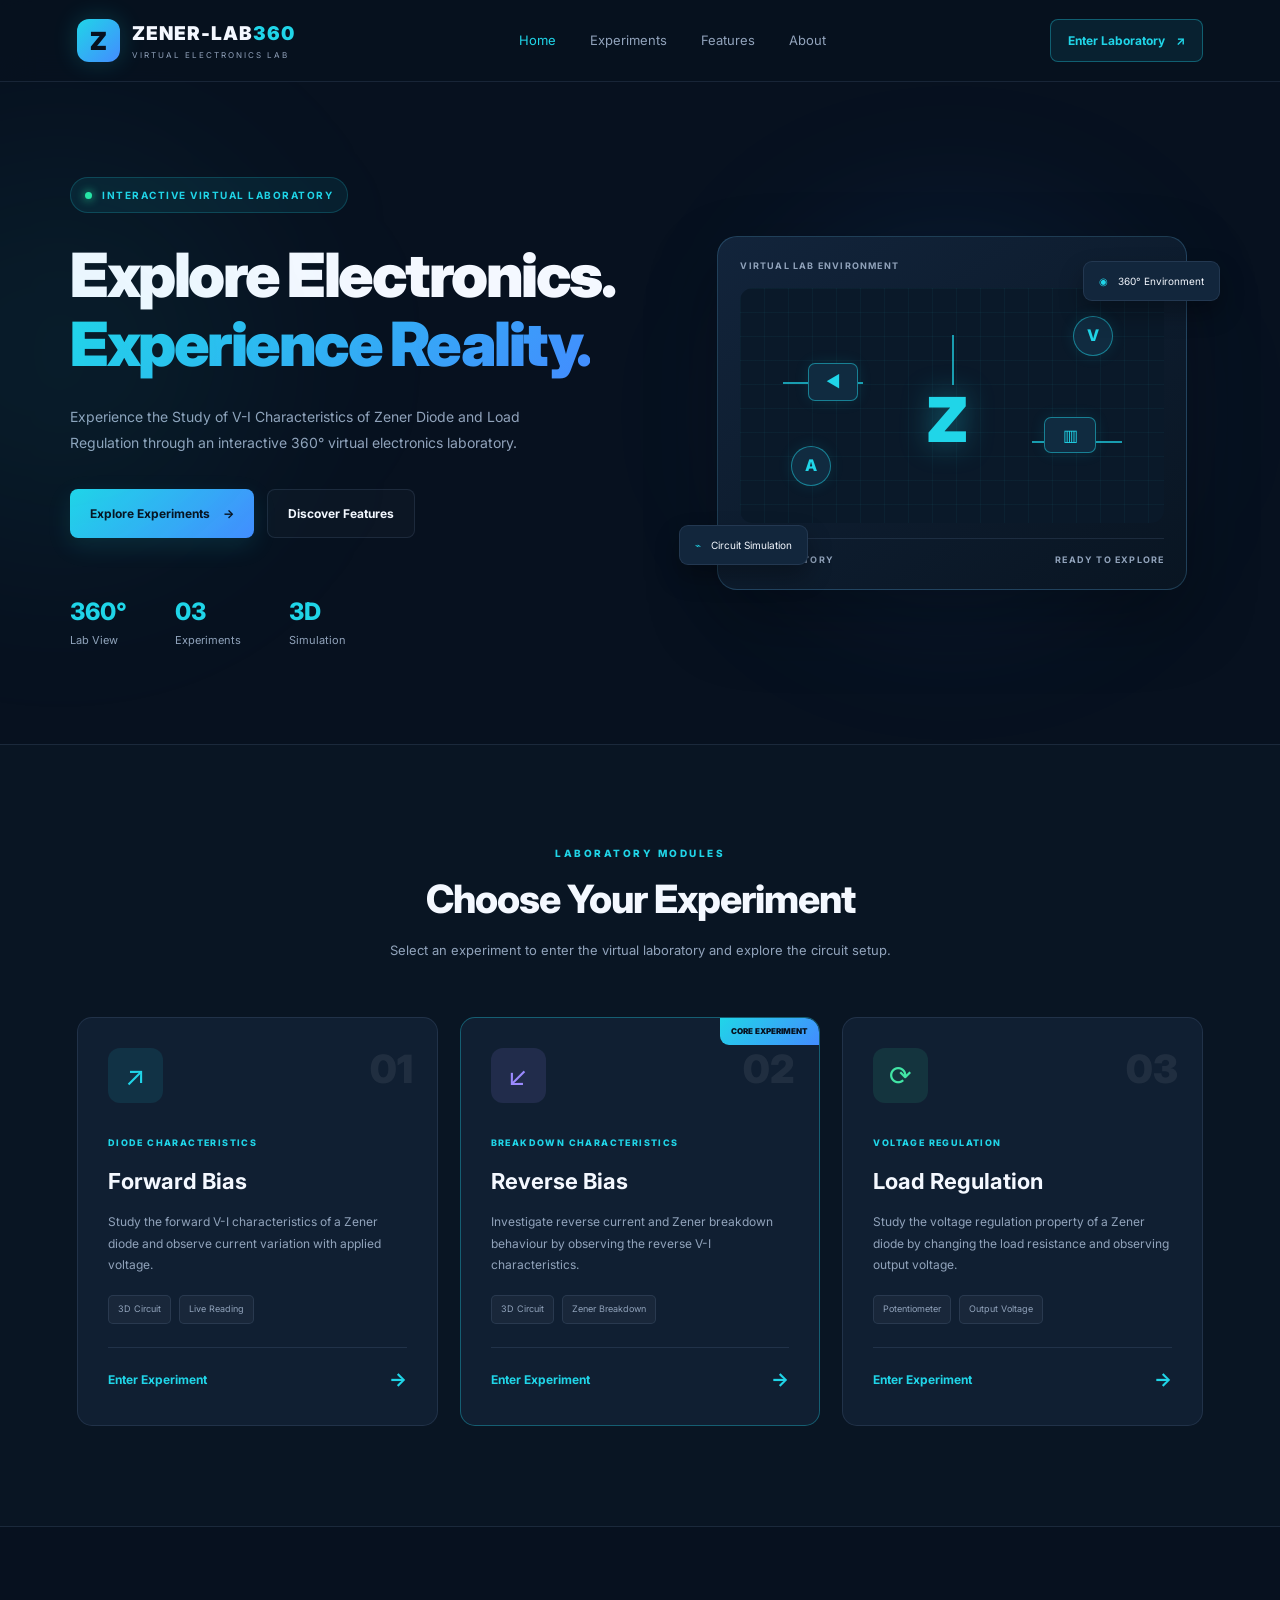
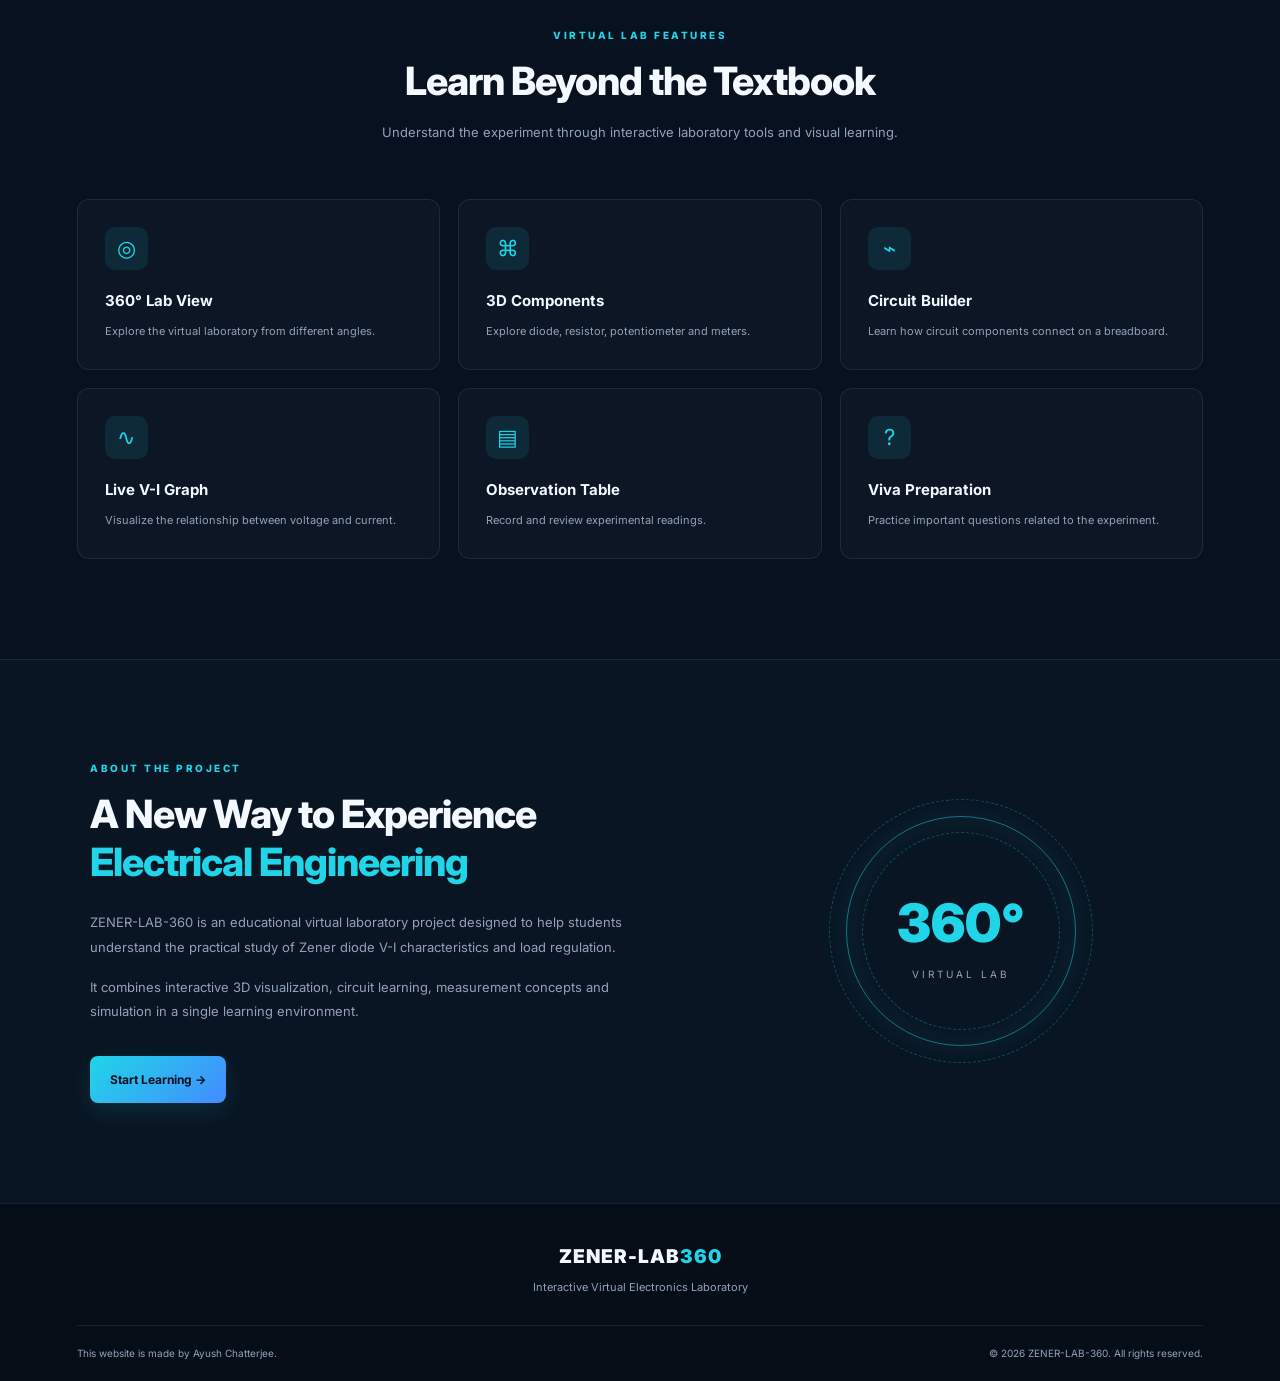
<file: index.html>
<!DOCTYPE html>
<html lang="en">
<head>
    <meta charset="UTF-8">
    <meta name="viewport" content="width=device-width, initial-scale=1.0">

    <meta name="theme-color" content="#07111f">
    <meta name="description" content="ZENER-LAB-360 - Interactive 360 degree virtual electrical engineering laboratory for studying Zener diode V-I characteristics and load regulation.">

    <title>ZENER-LAB-360 | Virtual Electronics Laboratory</title>

    <link rel="stylesheet" href="style.css">
</head>

<body>

    <!-- Navigation -->
    <header class="navbar">
        <a href="index.html" class="brand">
            <div class="brand-logo">Z</div>
            <div class="brand-text">
                <h2>ZENER-LAB<span>360</span></h2>
                <small>VIRTUAL ELECTRONICS LAB</small>
            </div>
        </a>

        <nav class="nav-links">
            <a href="#home" class="active">Home</a>
            <a href="#experiments">Experiments</a>
            <a href="#features">Features</a>
            <a href="#about">About</a>
        </nav>

        <a href="#experiments" class="nav-button">
            Enter Laboratory <span>↗</span>
        </a>

        <button class="menu-toggle" id="menuToggle" aria-label="Toggle navigation">
            ☰
        </button>
    </header>


    <!-- Hero Section -->
    <main>

        <section class="hero" id="home">

            <div class="hero-content">

                <div class="status-label">
                    <span class="status-dot"></span>
                    INTERACTIVE VIRTUAL LABORATORY
                </div>

                <h1>
                    Explore Electronics.<br>
                    <span>Experience Reality.</span>
                </h1>

                <p>
                    Experience the Study of V-I Characteristics of
                    Zener Diode and Load Regulation through an
                    interactive 360° virtual electronics laboratory.
                </p>

                <div class="hero-buttons">
                    <a href="#experiments" class="primary-button">
                        Explore Experiments <span>→</span>
                    </a>

                    <a href="#features" class="secondary-button">
                        Discover Features
                    </a>
                </div>

                <div class="hero-stats">
                    <div>
                        <h3>360°</h3>
                        <p>Lab View</p>
                    </div>

                    <div>
                        <h3>03</h3>
                        <p>Experiments</p>
                    </div>

                    <div>
                        <h3>3D</h3>
                        <p>Simulation</p>
                    </div>
                </div>

            </div>

            <div class="hero-visual">
                <div class="visual-glow"></div>

                <div class="lab-card">
                    <div class="lab-card-top">
                        <span>VIRTUAL LAB ENVIRONMENT</span>
                        <span class="live-indicator">● LIVE</span>
                    </div>

                    <div class="lab-illustration">
                        <div class="circuit-symbol">Z</div>

                        <div class="circuit-line line-one"></div>
                        <div class="circuit-line line-two"></div>
                        <div class="circuit-line line-three"></div>

                        <div class="component component-diode">
                            <span>◀</span>
                        </div>

                        <div class="component component-resistor">
                            ▥
                        </div>

                        <div class="component component-meter">
                            V
                        </div>

                        <div class="component component-meter meter-two">
                            A
                        </div>
                    </div>

                    <div class="lab-card-bottom">
                        <span>3D LABORATORY</span>
                        <span>READY TO EXPLORE</span>
                    </div>
                </div>

                <div class="floating-tag tag-top">
                    <span>◉</span> 360° Environment
                </div>

                <div class="floating-tag tag-bottom">
                    <span>⌁</span> Circuit Simulation
                </div>
            </div>

        </section>


        <!-- Experiment Section -->
        <section class="experiments section" id="experiments">

            <div class="section-heading">
                <div class="section-label">LABORATORY MODULES</div>

                <h2>Choose Your Experiment</h2>

                <p>
                    Select an experiment to enter the virtual laboratory
                    and explore the circuit setup.
                </p>
            </div>

            <div class="experiment-grid">

                <!-- Forward Bias -->
                <article class="experiment-card">
                    <div class="experiment-number">01</div>

                    <div class="experiment-icon forward-icon">
                        ↗
                    </div>

                    <span class="experiment-type">DIODE CHARACTERISTICS</span>

                    <h3>Forward Bias</h3>

                    <p>
                        Study the forward V-I characteristics of a
                        Zener diode and observe current variation
                        with applied voltage.
                    </p>

                    <div class="card-tags">
                        <span>3D Circuit</span>
                        <span>Live Reading</span>
                    </div>

                    <a href="experiments/forward.html" class="experiment-link">
                        Enter Experiment <span>→</span>
                    </a>
                </article>


                <!-- Reverse Bias -->
                <article class="experiment-card featured-card">
                    <div class="featured-label">CORE EXPERIMENT</div>

                    <div class="experiment-number">02</div>

                    <div class="experiment-icon reverse-icon">
                        ↙
                    </div>

                    <span class="experiment-type">BREAKDOWN CHARACTERISTICS</span>

                    <h3>Reverse Bias</h3>

                    <p>
                        Investigate reverse current and Zener breakdown
                        behaviour by observing the reverse V-I
                        characteristics.
                    </p>

                    <div class="card-tags">
                        <span>3D Circuit</span>
                        <span>Zener Breakdown</span>
                    </div>

                    <a href="experiments/reverse.html" class="experiment-link">
                        Enter Experiment <span>→</span>
                    </a>
                </article>


                <!-- Load Regulation -->
                <article class="experiment-card">
                    <div class="experiment-number">03</div>

                    <div class="experiment-icon regulation-icon">
                        ⟳
                    </div>

                    <span class="experiment-type">VOLTAGE REGULATION</span>

                    <h3>Load Regulation</h3>

                    <p>
                        Study the voltage regulation property of a
                        Zener diode by changing the load resistance
                        and observing output voltage.
                    </p>

                    <div class="card-tags">
                        <span>Potentiometer</span>
                        <span>Output Voltage</span>
                    </div>

                    <a href="experiments/load-regulation.html" class="experiment-link">
                        Enter Experiment <span>→</span>
                    </a>
                </article>

            </div>
        </section>


        <!-- Features -->
        <section class="features section" id="features">

            <div class="section-heading">
                <div class="section-label">VIRTUAL LAB FEATURES</div>

                <h2>Learn Beyond the Textbook</h2>

                <p>
                    Understand the experiment through interactive
                    laboratory tools and visual learning.
                </p>
            </div>

            <div class="features-grid">

                <div class="feature-item">
                    <div class="feature-icon">◎</div>
                    <h3>360° Lab View</h3>
                    <p>Explore the virtual laboratory from different angles.</p>
                </div>

                <div class="feature-item">
                    <div class="feature-icon">⌘</div>
                    <h3>3D Components</h3>
                    <p>Explore diode, resistor, potentiometer and meters.</p>
                </div>

                <div class="feature-item">
                    <div class="feature-icon">⌁</div>
                    <h3>Circuit Builder</h3>
                    <p>Learn how circuit components connect on a breadboard.</p>
                </div>

                <div class="feature-item">
                    <div class="feature-icon">∿</div>
                    <h3>Live V-I Graph</h3>
                    <p>Visualize the relationship between voltage and current.</p>
                </div>

                <div class="feature-item">
                    <div class="feature-icon">▤</div>
                    <h3>Observation Table</h3>
                    <p>Record and review experimental readings.</p>
                </div>

                <div class="feature-item">
                    <div class="feature-icon">?</div>
                    <h3>Viva Preparation</h3>
                    <p>Practice important questions related to the experiment.</p>
                </div>

            </div>
        </section>


        <!-- About -->
        <section class="about-section section" id="about">

            <div class="about-content">
                <div class="section-label">ABOUT THE PROJECT</div>

                <h2>
                    A New Way to Experience
                    <span>Electrical Engineering</span>
                </h2>

                <p>
                    ZENER-LAB-360 is an educational virtual laboratory
                    project designed to help students understand the
                    practical study of Zener diode V-I characteristics
                    and load regulation.
                </p>

                <p>
                    It combines interactive 3D visualization,
                    circuit learning, measurement concepts and
                    simulation in a single learning environment.
                </p>

                <a href="#experiments" class="primary-button">
                    Start Learning →
                </a>
            </div>

            <div class="about-visual">
                <div class="about-circle">
                    <span>360°</span>
                    <small>VIRTUAL LAB</small>
                </div>
            </div>

        </section>

    </main>


    <!-- Footer -->
    <footer class="footer">
        <div class="footer-brand">
            <h3>ZENER-LAB<span>360</span></h3>
            <p>Interactive Virtual Electronics Laboratory</p>
        </div>

        <div class="footer-bottom">
            <p>
                This website is made by Ayush Chatterjee.
            </p>

            <p>© 2026 ZENER-LAB-360. All rights reserved.</p>
        </div>
    </footer>


    <script src="script.js"></script>

</body>
</html>
</file>
<file: style.css>
/* =========================================
   ZENER-LAB-360
   Main Website Stylesheet
   ========================================= */

@import url('https://fonts.googleapis.com/css2?family=Inter:wght@400;500;600;700;800;900&display=swap');

:root {
    --bg: #07111f;
    --bg-secondary: #0b1728;
    --card: #101f32;
    --card-hover: #142841;
    --primary: #20d5e8;
    --secondary: #438cff;
    --text: #f4f8ff;
    --muted: #91a3bb;
    --border: rgba(150, 180, 220, 0.13);
    --gradient: linear-gradient(135deg, #20d5e8, #438cff);
    --container: 1200px;
}

* {
    margin: 0;
    padding: 0;
    box-sizing: border-box;
}

html {
    scroll-behavior: smooth;
    scroll-padding-top: 90px;
}

body {
    font-family: 'Inter', sans-serif;
    background: var(--bg);
    color: var(--text);
    line-height: 1.6;
    overflow-x: hidden;
}

a {
    color: inherit;
    text-decoration: none;
}

button {
    font: inherit;
}

::selection {
    background: var(--primary);
    color: #07111f;
}


/* =========================================
   NAVIGATION
   ========================================= */

.navbar {
    height: 82px;
    padding: 0 6%;
    display: flex;
    align-items: center;
    justify-content: space-between;
    position: sticky;
    top: 0;
    z-index: 1000;
    background: rgba(7, 17, 31, 0.94);
    backdrop-filter: blur(18px);
    border-bottom: 1px solid var(--border);
}

.brand {
    display: flex;
    align-items: center;
    gap: 12px;
}

.brand-logo {
    width: 43px;
    height: 43px;
    display: grid;
    place-items: center;
    background: var(--gradient);
    color: #07111f;
    font-size: 25px;
    font-weight: 900;
    border-radius: 12px;
    box-shadow: 0 0 25px rgba(32, 213, 232, 0.2);
}

.brand-text h2,
.footer-brand h3 {
    font-size: 19px;
    font-weight: 900;
    letter-spacing: 1px;
}

.brand-text h2 span,
.footer-brand h3 span {
    color: var(--primary);
}

.brand-text small {
    display: block;
    color: var(--muted);
    font-size: 8px;
    letter-spacing: 2px;
}

.nav-links {
    display: flex;
    align-items: center;
    gap: 34px;
}

.nav-links a {
    font-size: 13px;
    color: var(--muted);
    transition: 0.3s;
}

.nav-links a:hover,
.nav-links a.active {
    color: var(--primary);
}

.nav-button {
    background: rgba(32, 213, 232, 0.09);
    border: 1px solid rgba(32, 213, 232, 0.35);
    color: var(--primary);
    padding: 11px 17px;
    border-radius: 8px;
    font-size: 12px;
    font-weight: 700;
    transition: 0.3s;
}

.nav-button:hover {
    background: var(--primary);
    color: var(--bg);
}

.nav-button span {
    margin-left: 8px;
}

.menu-toggle {
    display: none;
    border: 1px solid var(--border);
    background: var(--card);
    color: white;
    padding: 8px 12px;
    border-radius: 7px;
    cursor: pointer;
    font-size: 20px;
}


/* =========================================
   HERO SECTION
   ========================================= */

.hero {
    max-width: var(--container);
    min-height: 650px;
    margin: auto;
    padding: 95px 30px;
    display: grid;
    grid-template-columns: 1.05fr 0.95fr;
    align-items: center;
    gap: 55px;
    position: relative;
}

.hero::before {
    content: "";
    position: absolute;
    width: 400px;
    height: 400px;
    left: -180px;
    top: 70px;
    background: rgba(32, 213, 232, 0.06);
    filter: blur(100px);
    border-radius: 50%;
    pointer-events: none;
}

.status-label {
    display: inline-flex;
    align-items: center;
    gap: 10px;
    padding: 9px 14px;
    background: rgba(32, 213, 232, 0.08);
    border: 1px solid rgba(32, 213, 232, 0.2);
    color: var(--primary);
    border-radius: 30px;
    font-size: 10px;
    font-weight: 700;
    letter-spacing: 1.5px;
    margin-bottom: 28px;
}

.status-dot {
    width: 7px;
    height: 7px;
    background: #27e6a3;
    border-radius: 50%;
    box-shadow: 0 0 10px #27e6a3;
}

.hero h1 {
    font-size: clamp(38px, 5vw, 61px);
    line-height: 1.13;
    font-weight: 900;
    letter-spacing: -2.5px;
}

.hero h1 span {
    background: var(--gradient);
    -webkit-background-clip: text;
    background-clip: text;
    color: transparent;
}

.hero-content > p {
    max-width: 520px;
    color: var(--muted);
    font-size: 14px;
    line-height: 1.9;
    margin-top: 25px;
}

.hero-buttons {
    display: flex;
    flex-wrap: wrap;
    gap: 13px;
    margin-top: 32px;
}

.primary-button,
.secondary-button {
    display: inline-flex;
    align-items: center;
    justify-content: center;
    gap: 13px;
    padding: 14px 20px;
    border-radius: 8px;
    font-size: 12px;
    font-weight: 700;
    transition: 0.3s;
}

.primary-button {
    background: var(--gradient);
    color: #07111f;
    box-shadow: 0 8px 25px rgba(32, 213, 232, 0.12);
}

.primary-button:hover {
    transform: translateY(-3px);
    box-shadow: 0 10px 30px rgba(32, 213, 232, 0.25);
}

.secondary-button {
    border: 1px solid var(--border);
    color: var(--text);
    background: rgba(255,255,255,0.025);
}

.secondary-button:hover {
    border-color: var(--primary);
    color: var(--primary);
}

.hero-stats {
    display: flex;
    gap: 48px;
    margin-top: 55px;
}

.hero-stats h3 {
    color: var(--primary);
    font-size: 24px;
    font-weight: 800;
}

.hero-stats p {
    color: var(--muted);
    font-size: 11px;
}


/* =========================================
   HERO VISUAL
   ========================================= */

.hero-visual {
    position: relative;
    display: flex;
    align-items: center;
    justify-content: center;
    min-height: 400px;
}

.visual-glow {
    position: absolute;
    width: 340px;
    height: 340px;
    background: rgba(35, 129, 255, 0.14);
    filter: blur(85px);
    border-radius: 50%;
}

.lab-card {
    width: 100%;
    max-width: 470px;
    min-height: 330px;
    background: linear-gradient(145deg, #12243b, #091522);
    border: 1px solid rgba(90, 170, 220, 0.25);
    border-radius: 20px;
    padding: 22px;
    position: relative;
    z-index: 2;
    box-shadow: 0 30px 70px rgba(0, 0, 0, 0.3);
}

.lab-card-top,
.lab-card-bottom {
    display: flex;
    justify-content: space-between;
    color: var(--muted);
    font-size: 9px;
    letter-spacing: 1.2px;
    font-weight: 700;
}

.live-indicator {
    color: #29e7a2;
}

.lab-illustration {
    position: relative;
    height: 235px;
    margin: 15px 0;
    overflow: hidden;
    border-radius: 13px;
    background:
        linear-gradient(rgba(32,213,232,0.045) 1px, transparent 1px),
        linear-gradient(90deg, rgba(32,213,232,0.045) 1px, transparent 1px),
        #0a1929;
    background-size: 24px 24px;
}

.circuit-symbol {
    position: absolute;
    top: 35%;
    left: 44%;
    color: var(--primary);
    font-size: 62px;
    font-weight: 900;
    text-shadow: 0 0 30px rgba(32,213,232,0.4);
}

.circuit-line {
    position: absolute;
    height: 2px;
    background: var(--primary);
    opacity: 0.7;
}

.line-one {
    width: 80px;
    top: 40%;
    left: 10%;
}

.line-two {
    width: 90px;
    top: 65%;
    right: 10%;
}

.line-three {
    width: 2px;
    height: 50px;
    top: 20%;
    left: 50%;
}

.component {
    position: absolute;
    display: grid;
    place-items: center;
    color: var(--primary);
    border: 1px solid rgba(32,213,232,0.5);
    background: #102b40;
    border-radius: 7px;
    box-shadow: 0 0 15px rgba(32,213,232,0.1);
}

.component-diode {
    width: 50px;
    height: 38px;
    left: 16%;
    top: 32%;
}

.component-resistor {
    width: 52px;
    height: 36px;
    right: 16%;
    top: 55%;
}

.component-meter {
    width: 40px;
    height: 40px;
    right: 12%;
    top: 12%;
    border-radius: 50%;
    font-weight: 800;
}

.meter-two {
    left: 12%;
    right: auto;
    top: 67%;
}

.lab-card-bottom {
    border-top: 1px solid var(--border);
    padding-top: 14px;
}

.floating-tag {
    position: absolute;
    z-index: 3;
    background: #12263c;
    border: 1px solid var(--border);
    padding: 11px 15px;
    border-radius: 9px;
    font-size: 10px;
    color: var(--text);
    box-shadow: 0 12px 25px rgba(0,0,0,0.3);
}

.floating-tag span {
    color: var(--primary);
    margin-right: 7px;
}

.tag-top {
    top: 12%;
    right: -2%;
}

.tag-bottom {
    bottom: 12%;
    left: -3%;
}


/* =========================================
   COMMON SECTION
   ========================================= */

.section {
    padding: 100px 6%;
}

.section-heading {
    text-align: center;
    max-width: 650px;
    margin: 0 auto 55px;
}

.section-label {
    color: var(--primary);
    font-size: 10px;
    font-weight: 800;
    letter-spacing: 2.5px;
    margin-bottom: 14px;
}

.section-heading h2,
.about-content h2 {
    font-size: clamp(27px, 4vw, 39px);
    line-height: 1.25;
    font-weight: 800;
    letter-spacing: -1px;
}

.section-heading p {
    color: var(--muted);
    font-size: 13px;
    line-height: 1.8;
    margin-top: 15px;
}


/* =========================================
   EXPERIMENT CARDS
   ========================================= */

.experiments {
    background: #091523;
    border-top: 1px solid var(--border);
    border-bottom: 1px solid var(--border);
}

.experiment-grid {
    max-width: var(--container);
    margin: auto;
    display: grid;
    grid-template-columns: repeat(3, 1fr);
    gap: 22px;
}

.experiment-card {
    background: var(--card);
    border: 1px solid var(--border);
    padding: 30px;
    border-radius: 15px;
    min-height: 380px;
    position: relative;
    overflow: hidden;
    transition: 0.3s;
}

.experiment-card:hover {
    transform: translateY(-7px);
    border-color: rgba(32,213,232,0.5);
    background: var(--card-hover);
    box-shadow: 0 20px 40px rgba(0,0,0,0.2);
}

.experiment-number {
    position: absolute;
    right: 24px;
    top: 20px;
    color: rgba(255,255,255,0.07);
    font-size: 39px;
    font-weight: 900;
}

.experiment-icon {
    width: 55px;
    height: 55px;
    display: grid;
    place-items: center;
    font-size: 27px;
    border-radius: 12px;
    margin-bottom: 25px;
}

.forward-icon {
    color: #20d5e8;
    background: rgba(32,213,232,0.1);
}

.reverse-icon {
    color: #9b8aff;
    background: rgba(155,138,255,0.12);
}

.regulation-icon {
    color: #42e4a5;
    background: rgba(66,228,165,0.1);
}

.experiment-type {
    color: var(--primary);
    font-size: 9px;
    font-weight: 800;
    letter-spacing: 1.4px;
}

.experiment-card h3 {
    font-size: 22px;
    margin-top: 10px;
}

.experiment-card > p {
    font-size: 12px;
    color: var(--muted);
    line-height: 1.8;
    margin-top: 12px;
    min-height: 65px;
}

.card-tags {
    display: flex;
    flex-wrap: wrap;
    gap: 8px;
    margin-top: 19px;
}

.card-tags span {
    padding: 6px 9px;
    background: rgba(255,255,255,0.04);
    border: 1px solid var(--border);
    border-radius: 5px;
    color: var(--muted);
    font-size: 9px;
}

.experiment-link {
    display: flex;
    align-items: center;
    justify-content: space-between;
    border-top: 1px solid var(--border);
    padding-top: 17px;
    margin-top: 23px;
    color: var(--primary);
    font-size: 12px;
    font-weight: 700;
}

.experiment-link span {
    font-size: 19px;
    transition: 0.3s;
}

.experiment-link:hover span {
    transform: translateX(5px);
}

.featured-card {
    border-color: rgba(32,213,232,0.35);
}

.featured-label {
    position: absolute;
    top: 0;
    right: 0;
    background: var(--gradient);
    color: #07111f;
    font-size: 8px;
    font-weight: 900;
    padding: 7px 11px;
    border-radius: 0 14px 0 9px;
}


/* =========================================
   FEATURES
   ========================================= */

.features-grid {
    max-width: var(--container);
    margin: auto;
    display: grid;
    grid-template-columns: repeat(3, 1fr);
    gap: 18px;
}

.feature-item {
    background: rgba(255,255,255,0.025);
    border: 1px solid var(--border);
    padding: 27px;
    border-radius: 12px;
    transition: 0.3s;
}

.feature-item:hover {
    border-color: rgba(32,213,232,0.4);
    transform: translateY(-4px);
}

.feature-icon {
    width: 43px;
    height: 43px;
    display: grid;
    place-items: center;
    border-radius: 10px;
    background: rgba(32,213,232,0.1);
    color: var(--primary);
    font-size: 22px;
    margin-bottom: 19px;
}

.feature-item h3 {
    font-size: 15px;
    margin-bottom: 9px;
}

.feature-item p {
    color: var(--muted);
    font-size: 11px;
    line-height: 1.8;
}


/* =========================================
   ABOUT SECTION
   ========================================= */

.about-section {
    background: #091523;
    border-top: 1px solid var(--border);
    display: grid;
    grid-template-columns: 1fr 0.8fr;
    align-items: center;
    gap: 70px;
    padding-left: max(6%, calc((100% - 1100px) / 2));
    padding-right: max(6%, calc((100% - 1100px) / 2));
}

.about-content h2 {
    max-width: 550px;
    margin-bottom: 23px;
}

.about-content h2 span {
    color: var(--primary);
}

.about-content p {
    color: var(--muted);
    font-size: 13px;
    line-height: 1.9;
    margin-bottom: 15px;
}

.about-content .primary-button {
    margin-top: 17px;
}

.about-visual {
    display: flex;
    justify-content: center;
    align-items: center;
    min-height: 280px;
}

.about-circle {
    width: 230px;
    height: 230px;
    border-radius: 50%;
    border: 1px solid rgba(32,213,232,0.5);
    display: flex;
    flex-direction: column;
    justify-content: center;
    align-items: center;
    position: relative;
    box-shadow:
        0 0 30px rgba(32,213,232,0.08),
        inset 0 0 35px rgba(32,213,232,0.08);
}

.about-circle::before,
.about-circle::after {
    content: "";
    position: absolute;
    border: 1px dashed rgba(32,213,232,0.3);
    border-radius: 50%;
}

.about-circle::before {
    inset: -18px;
}

.about-circle::after {
    inset: 15px;
}

.about-circle span {
    font-size: 53px;
    font-weight: 900;
    color: var(--primary);
}

.about-circle small {
    font-size: 10px;
    letter-spacing: 3px;
    color: var(--muted);
}


/* =========================================
   FOOTER
   ========================================= */

.footer {
    background: #050d17;
    padding: 38px 6% 20px;
    border-top: 1px solid var(--border);
}

.footer-brand {
    text-align: center;
    padding-bottom: 28px;
}

.footer-brand p {
    color: var(--muted);
    font-size: 11px;
    margin-top: 7px;
}

.footer-bottom {
    max-width: var(--container);
    margin: auto;
    padding-top: 19px;
    border-top: 1px solid var(--border);
    display: flex;
    justify-content: space-between;
    gap: 15px;
    flex-wrap: wrap;
}

.footer-bottom p {
    color: var(--muted);
    font-size: 10px;
}


/* =========================================
   RESPONSIVE DESIGN
   ========================================= */

@media (max-width: 1000px) {

    .hero {
        gap: 30px;
    }

    .hero h1 {
        font-size: 46px;
    }

    .experiment-grid {
        grid-template-columns: repeat(2, 1fr);
    }

    .experiment-card:last-child {
        grid-column: 1 / -1;
    }

    .tag-top {
        right: 0;
    }

    .tag-bottom {
        left: 0;
    }
}


@media (max-width: 760px) {

    .navbar {
        height: 70px;
        padding: 0 5%;
    }

    .nav-button {
        display: none;
    }

    .menu-toggle {
        display: block;
    }

    .nav-links {
        display: none;
        position: absolute;
        top: 70px;
        left: 0;
        width: 100%;
        padding: 22px 5%;
        background: #0b1728;
        border-bottom: 1px solid var(--border);
        flex-direction: column;
        align-items: flex-start;
        gap: 19px;
    }

    .nav-links.open {
        display: flex;
    }

    .hero {
        grid-template-columns: 1fr;
        padding: 75px 6% 65px;
        text-align: center;
        gap: 30px;
    }

    .hero-content > p {
        margin-left: auto;
        margin-right: auto;
    }

    .hero-buttons,
    .hero-stats {
        justify-content: center;
    }

    .hero-visual {
        min-height: 350px;
    }

    .hero h1 {
        font-size: clamp(36px, 8vw, 49px);
    }

    .section {
        padding: 75px 5%;
    }

    .experiment-grid,
    .features-grid {
        grid-template-columns: 1fr;
    }

    .experiment-card:last-child {
        grid-column: auto;
    }

    .about-section {
        grid-template-columns: 1fr;
        gap: 30px;
        text-align: center;
    }

    .about-content h2 {
        margin-left: auto;
        margin-right: auto;
    }

    .about-visual {
        min-height: 250px;
    }

    .footer-bottom {
        justify-content: center;
        text-align: center;
    }
}


@media (max-width: 420px) {

    .brand-text h2 {
        font-size: 16px;
    }

    .brand-logo {
        width: 38px;
        height: 38px;
    }

    .hero-stats {
        gap: 25px;
    }

    .hero-stats h3 {
        font-size: 21px;
    }

    .hero-buttons {
        flex-direction: column;
    }

    .primary-button,
    .secondary-button {
        width: 100%;
    }

    .lab-card {
        padding: 14px;
    }

    .lab-card-top,
    .lab-card-bottom {
        font-size: 7px;
    }

    .floating-tag {
        font-size: 8px;
        padding: 9px;
    }

    .experiment-card {
        padding: 24px;
    }

}
</file>
